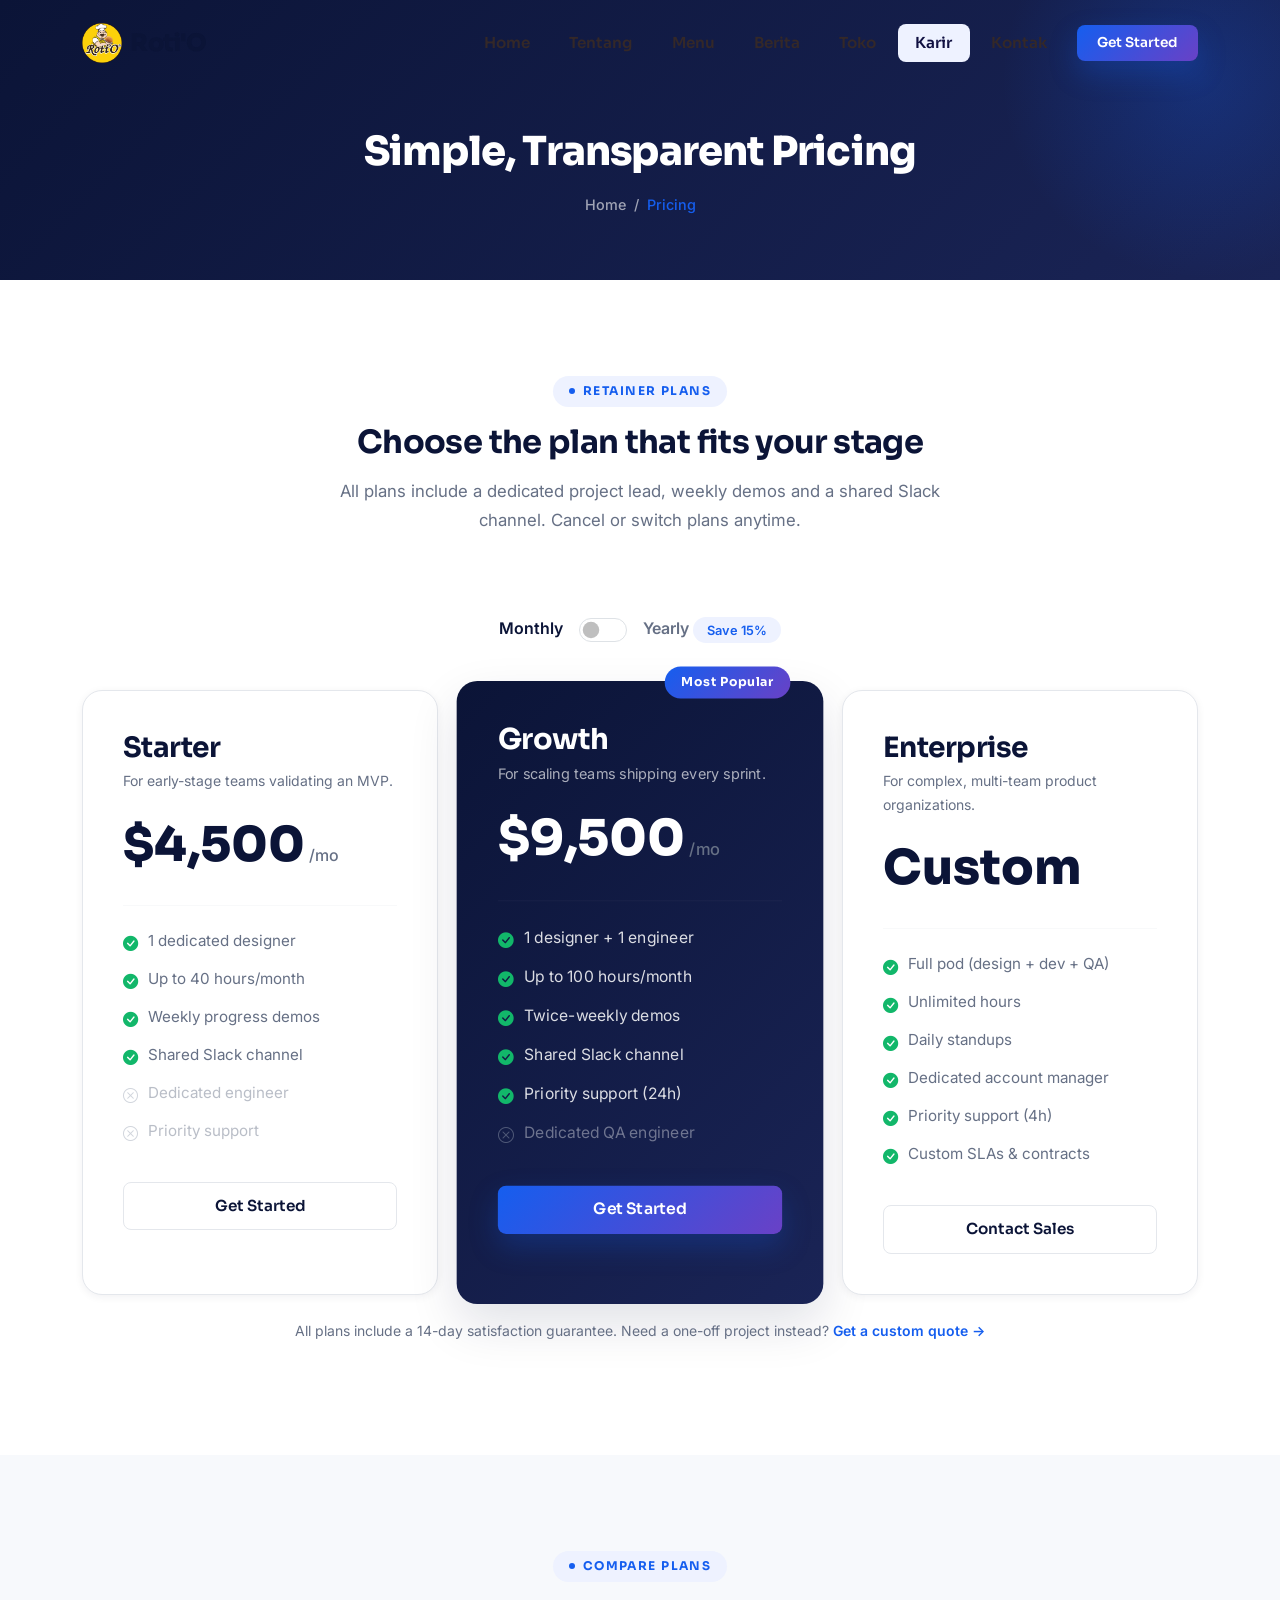
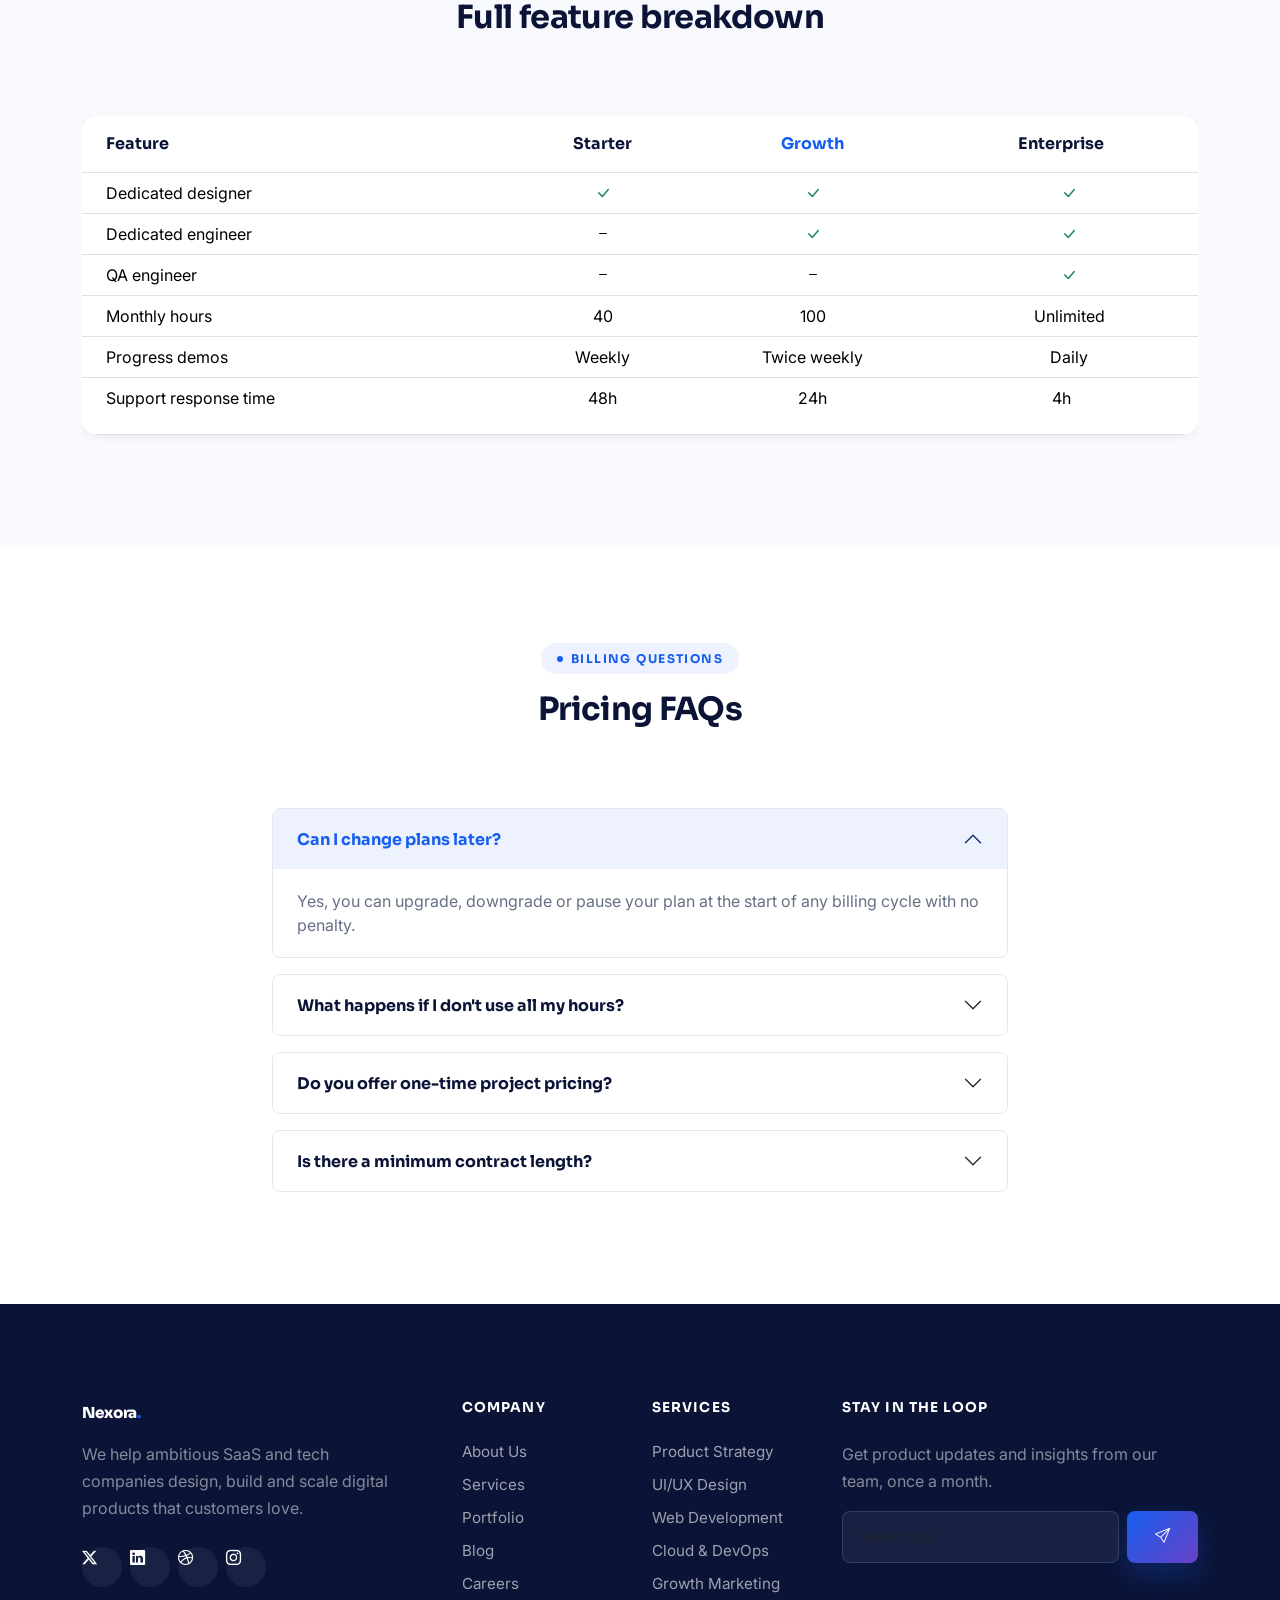
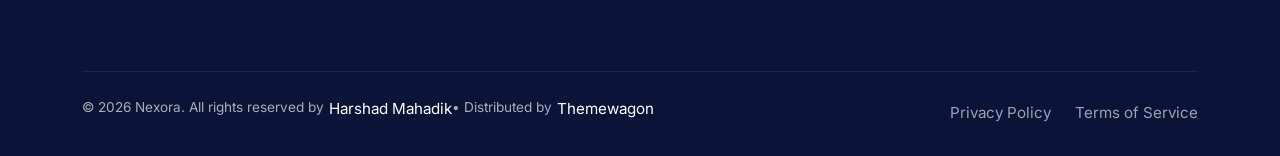
<file: frontend/career.html>
<!DOCTYPE html>
<html lang="en">
<head>
  <meta charset="UTF-8">
  <meta name="viewport" content="width=device-width, initial-scale=1.0">
  <title>Pricing — Nexora</title>
  <meta name="description" content="Simple, transparent pricing plans for Nexora's design and development services — from one-off sprints to full retainers.">
  <link rel="icon" type="image/svg+xml" href="data:image/svg+xml,%3Csvg xmlns='http://www.w3.org/2000/svg' viewBox='0 0 100 100'%3E%3Crect width='100' height='100' rx='22' fill='%23155EEF'/%3E%3Ctext x='50' y='68' font-size='58' font-family='Arial' font-weight='800' fill='white' text-anchor='middle'%3EN%3C/text%3E%3C/svg%3E">
  <link rel="preconnect" href="https://fonts.googleapis.com">
  <link rel="preconnect" href="https://fonts.gstatic.com" crossorigin>
  <link href="https://fonts.googleapis.com/css2?family=Inter:wght@400;500;600;700&family=Sora:wght@400;600;700;800&display=swap" rel="stylesheet">
  <link href="https://cdn.jsdelivr.net/npm/bootstrap@5.3.3/dist/css/bootstrap.min.css" rel="stylesheet">
  <link href="https://cdn.jsdelivr.net/npm/bootstrap-icons@1.11.3/font/bootstrap-icons.css" rel="stylesheet">
  <link href="css/custom.css" rel="stylesheet">
</head>
<body>

  <nav class="navbar navbar-expand-lg navbar-nexora fixed-top">
    <div class="container">
      <img src="assets/img/rotio1.png" alt="Logo Roti'O" class="logo-roti-o">
      <span class="navbar-brand navbar-brand-custom">Roti'O</span>
      <button class="navbar-toggler navbar-toggler-custom" type="button" data-bs-toggle="collapse" data-bs-target="#mainNav" aria-controls="mainNav" aria-expanded="false" aria-label="Toggle navigation">
        <span class="bar"></span><span class="bar"></span><span class="bar"></span>
      </button>
      <div class="collapse navbar-collapse" id="mainNav">
        <ul class="navbar-nav ms-auto align-items-lg-center gap-1 mt-3 mt-lg-0">
          <li class="nav-item"><a class="nav-link nav2 active"  href="index.html">Home</a></li>
          <li class="nav-item"><a class="nav-link nav2" href="about.html">Tentang</a></li>
          <li class="nav-item"><a class="nav-link nav2" href="menu.html">Menu</a></li>
          <li class="nav-item"><a class="nav-link nav2" href="news.html">Berita</a></li>
          <li class="nav-item"><a class="nav-link nav2" href="store.html">Toko</a></li>
          <li class="nav-item"><a class="nav-link nav2" href="career.html">Karir</a></li>
          <li class="nav-item"><a class="nav-link nav2" href="contact.html">Kontak</a></li>
          <li class="nav-item ms-lg-2 mt-2 mt-lg-0">
            <a href="contact.html" class="btn btn-primary btn-sm-custom w-100">Get Started</a>
          </li>
        </ul>
      </div>
    </div>
  </nav>

  <header class="page-header">
    <div class="container">
      <h1 class="mb-3">Simple, Transparent Pricing</h1>
      <div class="breadcrumb-custom">
        <a href="index.html">Home</a> <span>/</span> <span class="active">Pricing</span>
      </div>
    </div>
  </header>

  <!-- TOGGLE -->
  <section class="section pb-0">
    <div class="container">
      <div class="row section-header justify-content-center text-center">
        <div class="col-lg-7 reveal">
          <span class="eyebrow">Retainer plans</span>
          <h2 class="section-title">Choose the plan that fits your stage</h2>
          <p class="section-subtitle mx-auto">All plans include a dedicated project lead, weekly demos and a shared Slack channel. Cancel or switch plans anytime.</p>
        </div>
      </div>
      <div class="d-flex justify-content-center align-items-center gap-3 mb-5 reveal">
        <span class="fw-semibold text-navy" id="monthlyLabel">Monthly</span>
        <div class="form-check form-switch m-0">
          <input class="form-check-input" type="checkbox" role="switch" id="billingToggle" style="width:3em; height:1.5em; cursor:pointer;">
        </div>
        <span class="fw-semibold text-slate" id="yearlyLabel">Yearly <span class="badge-soft">Save 15%</span></span>
      </div>
    </div>
  </section>

  <!-- PRICING CARDS -->
  <section class="section pt-0">
    <div class="container">
      <div class="row g-4 align-items-stretch">
        <div class="col-lg-4 reveal">
          <div class="pricing-card">
            <h3 class="mb-1">Starter</h3>
            <p class="text-slate small mb-3">For early-stage teams validating an MVP.</p>
            <div class="price-wrap">
              <span class="price" data-monthly="4500" data-yearly="3825">$4,500</span>
              <span class="price-period">/mo</span>
            </div>
            <hr class="pricing-divider">
            <ul class="feature-list">
              <li><i class="bi bi-check-circle-fill"></i> 1 dedicated designer</li>
              <li><i class="bi bi-check-circle-fill"></i> Up to 40 hours/month</li>
              <li><i class="bi bi-check-circle-fill"></i> Weekly progress demos</li>
              <li><i class="bi bi-check-circle-fill"></i> Shared Slack channel</li>
              <li class="disabled"><i class="bi bi-x-circle"></i> Dedicated engineer</li>
              <li class="disabled"><i class="bi bi-x-circle"></i> Priority support</li>
            </ul>
            <a href="contact.html" class="btn btn-light-custom w-100 mt-4">Get Started</a>
          </div>
        </div>
        <div class="col-lg-4 reveal">
          <div class="pricing-card featured">
            <span class="pricing-badge">Most Popular</span>
            <h3 class="mb-1">Growth</h3>
            <p class="text-slate small mb-3">For scaling teams shipping every sprint.</p>
            <div class="price-wrap">
              <span class="price" data-monthly="9500" data-yearly="8075">$9,500</span>
              <span class="price-period">/mo</span>
            </div>
            <hr class="pricing-divider">
            <ul class="feature-list">
              <li><i class="bi bi-check-circle-fill"></i> 1 designer + 1 engineer</li>
              <li><i class="bi bi-check-circle-fill"></i> Up to 100 hours/month</li>
              <li><i class="bi bi-check-circle-fill"></i> Twice-weekly demos</li>
              <li><i class="bi bi-check-circle-fill"></i> Shared Slack channel</li>
              <li><i class="bi bi-check-circle-fill"></i> Priority support (24h)</li>
              <li class="disabled"><i class="bi bi-x-circle"></i> Dedicated QA engineer</li>
            </ul>
            <a href="contact.html" class="btn btn-primary w-100 mt-4">Get Started</a>
          </div>
        </div>
        <div class="col-lg-4 reveal">
          <div class="pricing-card">
            <h3 class="mb-1">Enterprise</h3>
            <p class="text-slate small mb-3">For complex, multi-team product organizations.</p>
            <div class="price-wrap">
              <span class="price">Custom</span>
            </div>
            <hr class="pricing-divider">
            <ul class="feature-list">
              <li><i class="bi bi-check-circle-fill"></i> Full pod (design + dev + QA)</li>
              <li><i class="bi bi-check-circle-fill"></i> Unlimited hours</li>
              <li><i class="bi bi-check-circle-fill"></i> Daily standups</li>
              <li><i class="bi bi-check-circle-fill"></i> Dedicated account manager</li>
              <li><i class="bi bi-check-circle-fill"></i> Priority support (4h)</li>
              <li><i class="bi bi-check-circle-fill"></i> Custom SLAs &amp; contracts</li>
            </ul>
            <a href="contact.html" class="btn btn-light-custom w-100 mt-4">Contact Sales</a>
          </div>
        </div>
      </div>
      <p class="text-center text-slate small mt-4 reveal">All plans include a 14-day satisfaction guarantee. Need a one-off project instead? <a href="contact.html" class="text-primary-custom fw-semibold">Get a custom quote →</a></p>
    </div>
  </section>

  <!-- COMPARISON TABLE -->
  <section class="section bg-soft">
    <div class="container">
      <div class="row section-header justify-content-center text-center">
        <div class="col-lg-7 reveal">
          <span class="eyebrow">Compare plans</span>
          <h2 class="section-title">Full feature breakdown</h2>
        </div>
      </div>
      <div class="table-responsive reveal">
        <table class="table align-middle bg-white rounded-4 overflow-hidden" style="box-shadow: var(--n-shadow-sm);">
          <thead>
            <tr class="text-center">
              <th class="text-start ps-4 py-3" style="font-family:var(--n-font-display); color:var(--n-navy);">Feature</th>
              <th class="py-3" style="font-family:var(--n-font-display); color:var(--n-navy);">Starter</th>
              <th class="py-3 text-primary-custom" style="font-family:var(--n-font-display);">Growth</th>
              <th class="py-3 pe-4" style="font-family:var(--n-font-display); color:var(--n-navy);">Enterprise</th>
            </tr>
          </thead>
          <tbody>
            <tr class="text-center">
              <td class="text-start ps-4">Dedicated designer</td>
              <td><i class="bi bi-check-lg text-success"></i></td>
              <td><i class="bi bi-check-lg text-success"></i></td>
              <td><i class="bi bi-check-lg text-success"></i></td>
            </tr>
            <tr class="text-center">
              <td class="text-start ps-4">Dedicated engineer</td>
              <td><i class="bi bi-dash text-slate-light"></i></td>
              <td><i class="bi bi-check-lg text-success"></i></td>
              <td><i class="bi bi-check-lg text-success"></i></td>
            </tr>
            <tr class="text-center">
              <td class="text-start ps-4">QA engineer</td>
              <td><i class="bi bi-dash text-slate-light"></i></td>
              <td><i class="bi bi-dash text-slate-light"></i></td>
              <td><i class="bi bi-check-lg text-success"></i></td>
            </tr>
            <tr class="text-center">
              <td class="text-start ps-4">Monthly hours</td>
              <td>40</td>
              <td>100</td>
              <td>Unlimited</td>
            </tr>
            <tr class="text-center">
              <td class="text-start ps-4">Progress demos</td>
              <td>Weekly</td>
              <td>Twice weekly</td>
              <td>Daily</td>
            </tr>
            <tr class="text-center">
              <td class="text-start ps-4 pb-4">Support response time</td>
              <td class="pb-4">48h</td>
              <td class="pb-4">24h</td>
              <td class="pb-4 pe-4">4h</td>
            </tr>
          </tbody>
        </table>
      </div>
    </div>
  </section>

  <!-- FAQ -->
  <section class="section">
    <div class="container">
      <div class="row section-header justify-content-center text-center">
        <div class="col-lg-7 reveal">
          <span class="eyebrow">Billing questions</span>
          <h2 class="section-title">Pricing FAQs</h2>
        </div>
      </div>
      <div class="row justify-content-center">
        <div class="col-lg-8 reveal">
          <div class="accordion accordion-custom" id="pricingFaq">
            <div class="accordion-item">
              <h2 class="accordion-header">
                <button class="accordion-button" type="button" data-bs-toggle="collapse" data-bs-target="#pfaq1">Can I change plans later?</button>
              </h2>
              <div id="pfaq1" class="accordion-collapse collapse show" data-bs-parent="#pricingFaq">
                <div class="accordion-body">Yes, you can upgrade, downgrade or pause your plan at the start of any billing cycle with no penalty.</div>
              </div>
            </div>
            <div class="accordion-item">
              <h2 class="accordion-header">
                <button class="accordion-button collapsed" type="button" data-bs-toggle="collapse" data-bs-target="#pfaq2">What happens if I don't use all my hours?</button>
              </h2>
              <div id="pfaq2" class="accordion-collapse collapse" data-bs-parent="#pricingFaq">
                <div class="accordion-body">Unused hours roll over to the following month, up to a maximum of 20% of your monthly allocation.</div>
              </div>
            </div>
            <div class="accordion-item">
              <h2 class="accordion-header">
                <button class="accordion-button collapsed" type="button" data-bs-toggle="collapse" data-bs-target="#pfaq3">Do you offer one-time project pricing?</button>
              </h2>
              <div id="pfaq3" class="accordion-collapse collapse" data-bs-parent="#pricingFaq">
                <div class="accordion-body">Yes — for clearly scoped projects we can provide a fixed quote. Reach out via the contact page for a custom estimate.</div>
              </div>
            </div>
            <div class="accordion-item">
              <h2 class="accordion-header">
                <button class="accordion-button collapsed" type="button" data-bs-toggle="collapse" data-bs-target="#pfaq4">Is there a minimum contract length?</button>
              </h2>
              <div id="pfaq4" class="accordion-collapse collapse" data-bs-parent="#pricingFaq">
                <div class="accordion-body">Retainer plans run month-to-month with no long-term lock-in. Enterprise plans may include custom terms.</div>
              </div>
            </div>
          </div>
        </div>
      </div>
    </div>
  </section>

  <footer class="footer-nexora">
    <div class="container">
      <div class="row gy-4">
        <div class="col-lg-4 col-md-6">
          <a class="navbar-brand-custom d-inline-block mb-3" href="index.html" style="color:#fff !important;">Nexora<span style="color:var(--n-primary)">.</span></a>
          <p class="text-white-50 mb-4" style="max-width:320px;">We help ambitious SaaS and tech companies design, build and scale digital products that customers love.</p>
          <div class="d-flex gap-2">
            <a href="#" class="social-icon"><i class="bi bi-twitter-x"></i></a>
            <a href="#" class="social-icon"><i class="bi bi-linkedin"></i></a>
            <a href="#" class="social-icon"><i class="bi bi-dribbble"></i></a>
            <a href="#" class="social-icon"><i class="bi bi-instagram"></i></a>
          </div>
        </div>
        <div class="col-lg-2 col-md-6 col-6">
          <h6>Company</h6>
          <a href="about.html">About Us</a>
          <a href="services.html">Services</a>
          <a href="portfolio.html">Portfolio</a>
          <a href="blog.html">Blog</a>
          <a href="contact.html">Careers</a>
        </div>
        <div class="col-lg-2 col-md-6 col-6">
          <h6>Services</h6>
          <a href="service-details.html">Product Strategy</a>
          <a href="service-details.html">UI/UX Design</a>
          <a href="service-details.html">Web Development</a>
          <a href="service-details.html">Cloud &amp; DevOps</a>
          <a href="service-details.html">Growth Marketing</a>
        </div>
        <div class="col-lg-4 col-md-6">
          <h6>Stay in the loop</h6>
          <p class="text-white-50 mb-3">Get product updates and insights from our team, once a month.</p>
          <form class="d-flex gap-2 needs-validation" novalidate>
            <input type="email" class="form-control" placeholder="Work email" required style="background:rgba(255,255,255,0.06); border-color:rgba(255,255,255,0.12); color:#fff;">
            <button class="btn btn-primary flex-shrink-0" type="submit"><i class="bi bi-send"></i></button>
          </form>
        </div>
      </div>
      <div class="footer-bottom d-flex flex-column flex-md-row justify-content-between align-items-center gap-2 text-center text-md-start">
        <p class="mb-0" style="display: flex;">&copy; 2026 Nexora. All rights reserved by <a target="_blank" href="https://github.com/HarshadMahadik" style="color: white;padding-left: 5px;"> Harshad Mahadik</a> &bull; Distributed by <a target="_blank" href="https://themewagon.com/" style="color: white;padding-left: 5px;">Themewagon</a></p>
        <div class="d-flex gap-4">
          <a href="#" class="mb-0">Privacy Policy</a>
          <a href="#" class="mb-0">Terms of Service</a>
        </div>
      </div>
    </div>
  </footer>

  <button class="back-to-top" aria-label="Back to top"><i class="bi bi-arrow-up"></i></button>

  <script src="https://cdn.jsdelivr.net/npm/bootstrap@5.3.3/dist/js/bootstrap.bundle.min.js"></script>
  <script src="js/main.js"></script>
  <script>
    // Monthly / Yearly pricing toggle
    const toggle = document.getElementById('billingToggle');
    const monthlyLabel = document.getElementById('monthlyLabel');
    const yearlyLabel = document.getElementById('yearlyLabel');
    const prices = document.querySelectorAll('.price[data-monthly]');

    toggle.addEventListener('change', function () {
      const yearly = this.checked;
      monthlyLabel.classList.toggle('text-slate', yearly);
      monthlyLabel.classList.toggle('fw-semibold', !yearly);
      yearlyLabel.classList.toggle('text-slate', !yearly);
      yearlyLabel.classList.toggle('text-navy', yearly);

      prices.forEach(price => {
        const val = yearly ? price.dataset.yearly : price.dataset.monthly;
        price.textContent = '$' + Number(val).toLocaleString();
      });
    });
  </script>
</body>
</html>
</file>
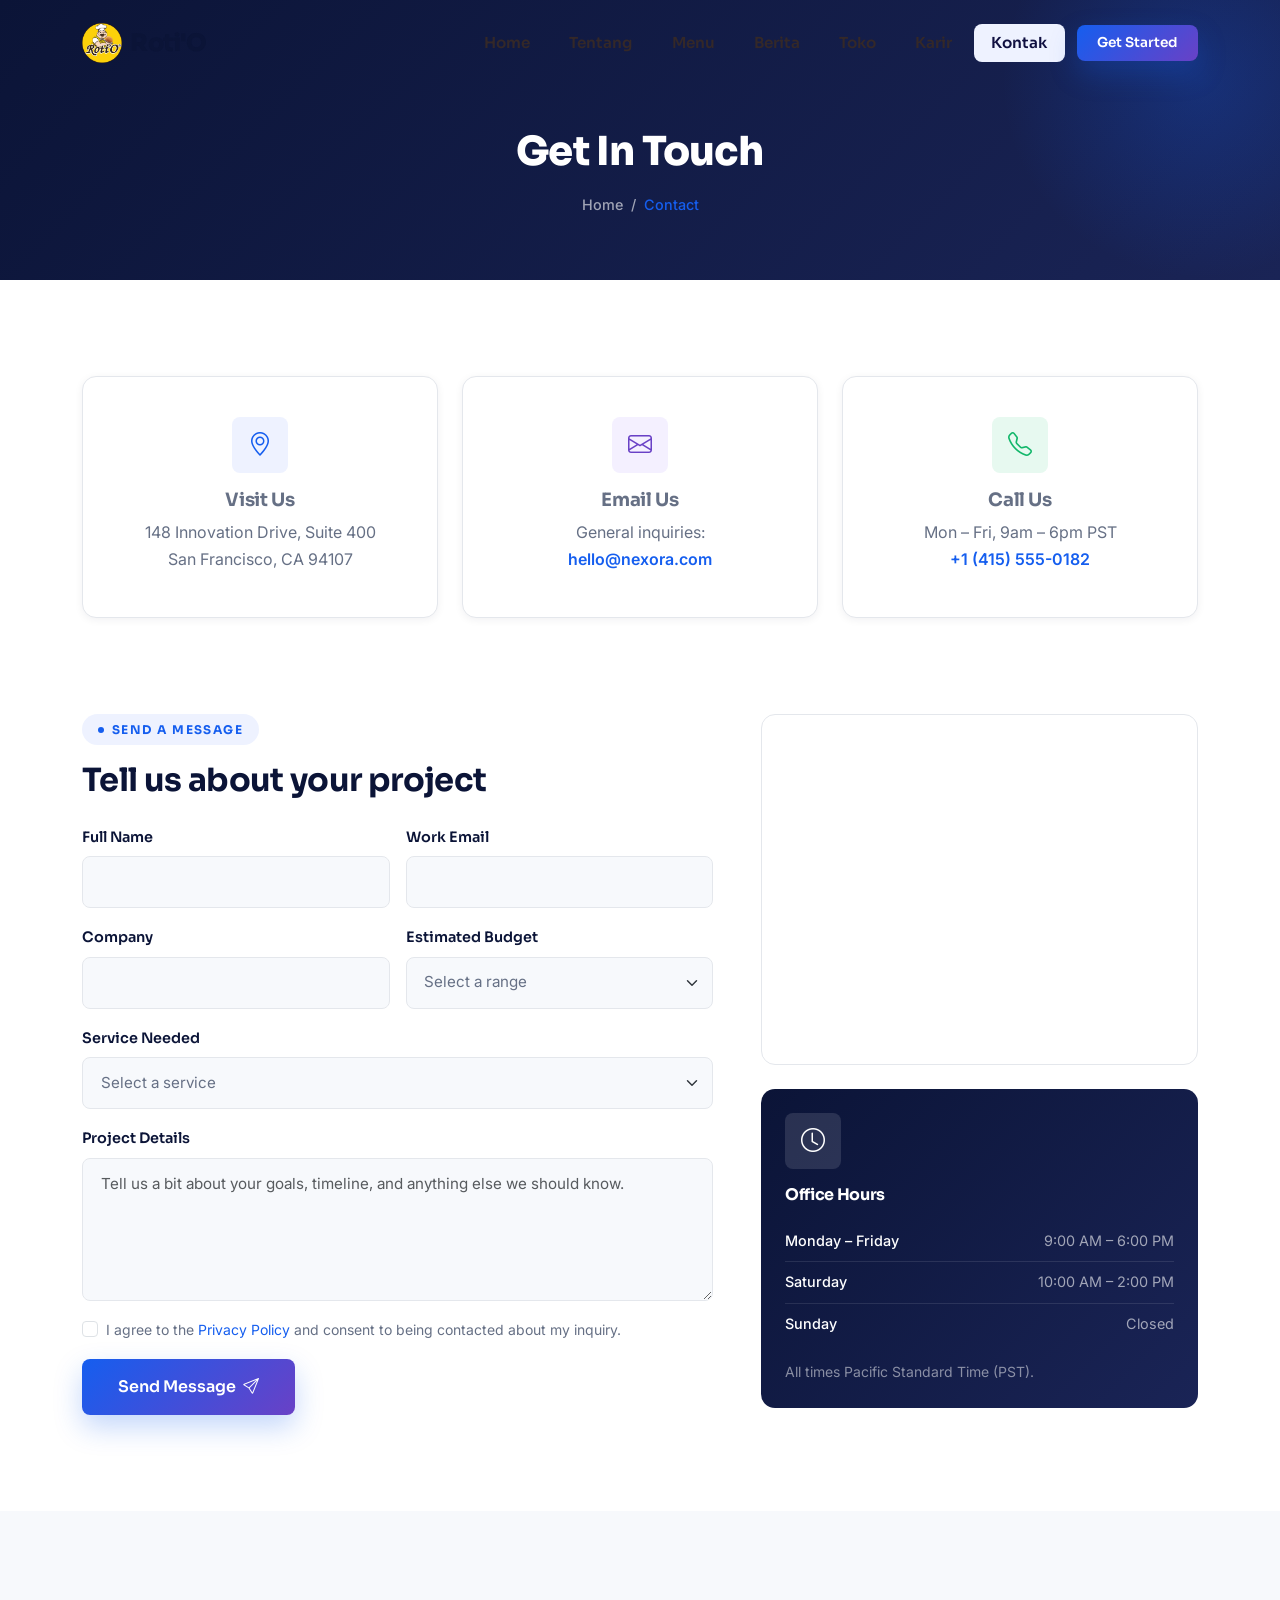
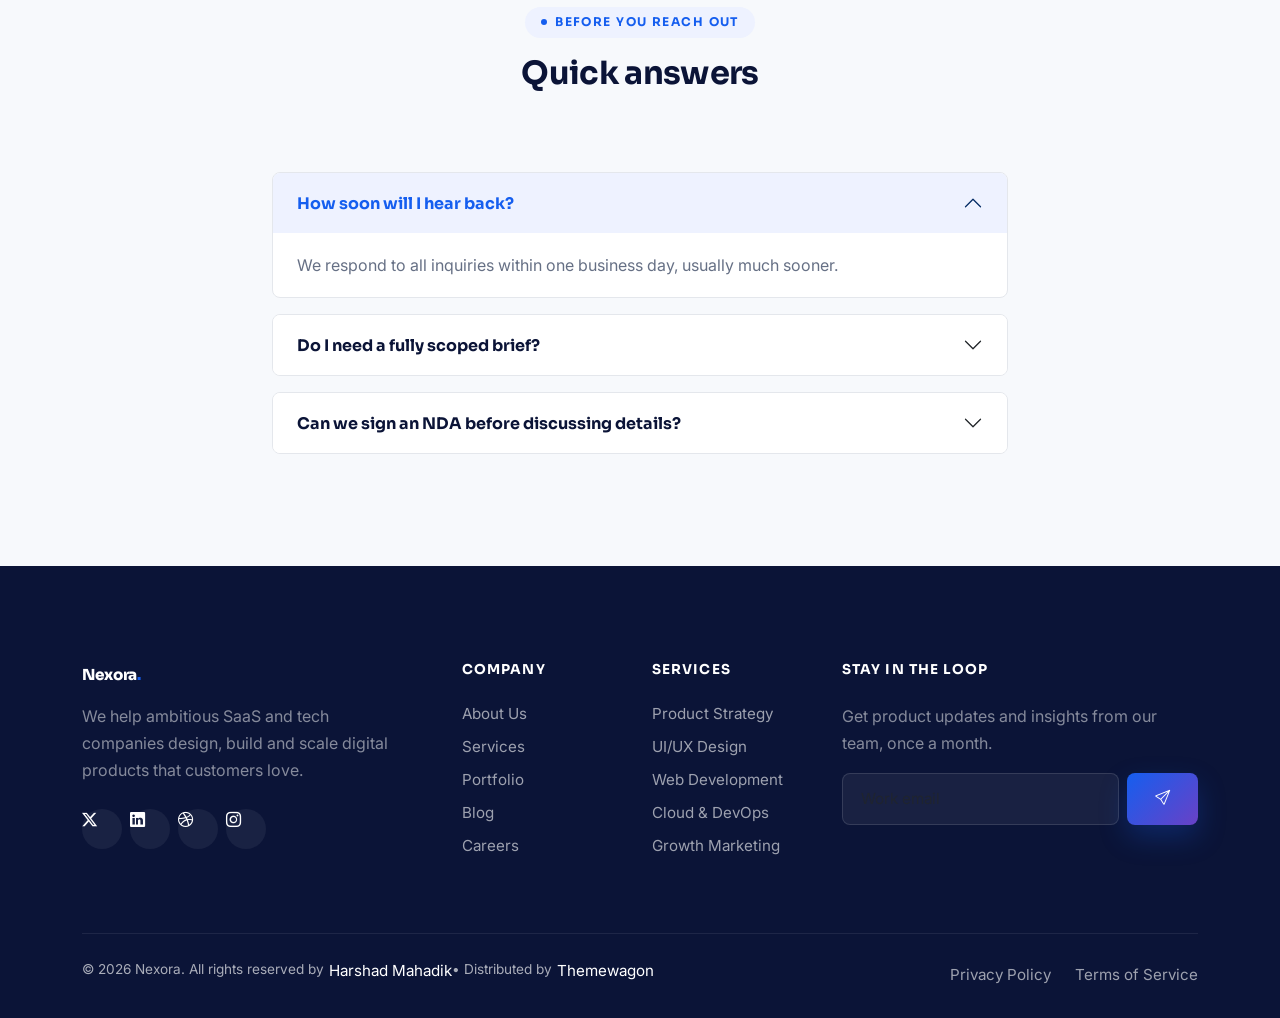
<file: frontend/contact.html>
<!DOCTYPE html>
<html lang="en">
<head>
  <meta charset="UTF-8">
  <meta name="viewport" content="width=device-width, initial-scale=1.0">
  <title>Contact Us — Nexora</title>
  <meta name="description" content="Get in touch with the Nexora team — start a project, ask a question, or book a free strategy call.">
  <link rel="icon" type="image/svg+xml" href="data:image/svg+xml,%3Csvg xmlns='http://www.w3.org/2000/svg' viewBox='0 0 100 100'%3E%3Crect width='100' height='100' rx='22' fill='%23155EEF'/%3E%3Ctext x='50' y='68' font-size='58' font-family='Arial' font-weight='800' fill='white' text-anchor='middle'%3EN%3C/text%3E%3C/svg%3E">
  <link rel="preconnect" href="https://fonts.googleapis.com">
  <link rel="preconnect" href="https://fonts.gstatic.com" crossorigin>
  <link href="https://fonts.googleapis.com/css2?family=Inter:wght@400;500;600;700&family=Sora:wght@400;600;700;800&display=swap" rel="stylesheet">
  <link href="https://cdn.jsdelivr.net/npm/bootstrap@5.3.3/dist/css/bootstrap.min.css" rel="stylesheet">
  <link href="https://cdn.jsdelivr.net/npm/bootstrap-icons@1.11.3/font/bootstrap-icons.css" rel="stylesheet">
  <link href="css/custom.css" rel="stylesheet">
</head>
<body>

  <nav class="navbar navbar-expand-lg navbar-nexora fixed-top">
    <div class="container">
      <img src="assets/img/rotio1.png" alt="Logo Roti'O" class="logo-roti-o">
      <span class="navbar-brand navbar-brand-custom">Roti'O</span>
      <button class="navbar-toggler navbar-toggler-custom" type="button" data-bs-toggle="collapse" data-bs-target="#mainNav" aria-controls="mainNav" aria-expanded="false" aria-label="Toggle navigation">
        <span class="bar"></span><span class="bar"></span><span class="bar"></span>
      </button>
      <div class="collapse navbar-collapse" id="mainNav">
        <ul class="navbar-nav ms-auto align-items-lg-center gap-1 mt-3 mt-lg-0">
          <li class="nav-item"><a class="nav-link nav2 active"  href="index.html">Home</a></li>
          <li class="nav-item"><a class="nav-link nav2" href="about.html">Tentang</a></li>
          <li class="nav-item"><a class="nav-link nav2" href="menu.html">Menu</a></li>
          <li class="nav-item"><a class="nav-link nav2" href="news.html">Berita</a></li>
          <li class="nav-item"><a class="nav-link nav2" href="store.html">Toko</a></li>
          <li class="nav-item"><a class="nav-link nav2" href="career.html">Karir</a></li>
          <li class="nav-item"><a class="nav-link nav2" href="contact.html">Kontak</a></li>
          <li class="nav-item ms-lg-2 mt-2 mt-lg-0">
            <a href="contact.html" class="btn btn-primary btn-sm-custom w-100">Get Started</a>
          </li>
        </ul>
      </div>
    </div>
  </nav>

  <header class="page-header">
    <div class="container">
      <h1 class="mb-3">Get In Touch</h1>
      <div class="breadcrumb-custom">
        <a href="index.html">Home</a> <span>/</span> <span class="active">Contact</span>
      </div>
    </div>
  </header>

  <!-- CONTACT INFO CARDS -->
  <section class="section pb-0">
    <div class="container">
      <div class="row g-4">
        <div class="col-md-4 reveal">
          <div class="card-premium text-center">
            <div class="icon-box icon-box-primary mx-auto mb-3"><i class="bi bi-geo-alt"></i></div>
            <h3 class="card-title">Visit Us</h3>
            <p class="mb-0">148 Innovation Drive, Suite 400<br>San Francisco, CA 94107</p>
          </div>
        </div>
        <div class="col-md-4 reveal">
          <div class="card-premium text-center">
            <div class="icon-box icon-box-secondary mx-auto mb-3"><i class="bi bi-envelope"></i></div>
            <h3 class="card-title">Email Us</h3>
            <p class="mb-1">General inquiries:<br><a href="mailto:hello@nexora.com" class="text-primary-custom fw-semibold text-decoration-none">hello@nexora.com</a></p>
          </div>
        </div>
        <div class="col-md-4 reveal">
          <div class="card-premium text-center">
            <div class="icon-box icon-box-success mx-auto mb-3"><i class="bi bi-telephone"></i></div>
            <h3 class="card-title">Call Us</h3>
            <p class="mb-0">Mon – Fri, 9am – 6pm PST<br><a href="tel:+14155550182" class="text-primary-custom fw-semibold text-decoration-none">+1 (415) 555-0182</a></p>
          </div>
        </div>
      </div>
    </div>
  </section>

  <!-- FORM + MAP -->
  <section class="section">
    <div class="container">
      <div class="row g-5 align-items-stretch">
        <div class="col-lg-7 reveal">
          <span class="eyebrow">Send a message</span>
          <h2 class="section-title mb-4">Tell us about your project</h2>
          <form class="needs-validation" novalidate>
            <div class="row g-3">
              <div class="col-md-6">
                <label class="form-label" for="fullName">Full Name</label>
                <input type="text" class="form-control" id="fullName" required>
                <div class="invalid-feedback">Please enter your name.</div>
              </div>
              <div class="col-md-6">
                <label class="form-label" for="workEmail">Work Email</label>
                <input type="email" class="form-control" id="workEmail" required>
                <div class="invalid-feedback">Please enter a valid email address.</div>
              </div>
              <div class="col-md-6">
                <label class="form-label" for="companyName">Company</label>
                <input type="text" class="form-control" id="companyName">
              </div>
              <div class="col-md-6">
                <label class="form-label" for="budget">Estimated Budget</label>
                <select class="form-select" id="budget" required>
                  <option value="" selected disabled>Select a range</option>
                  <option>Under $5,000</option>
                  <option>$5,000 – $15,000</option>
                  <option>$15,000 – $50,000</option>
                  <option>$50,000+</option>
                </select>
                <div class="invalid-feedback">Please select a budget range.</div>
              </div>
              <div class="col-12">
                <label class="form-label" for="service">Service Needed</label>
                <select class="form-select" id="service" required>
                  <option value="" selected disabled>Select a service</option>
                  <option>Product Strategy</option>
                  <option>UI/UX Design</option>
                  <option>Web Development</option>
                  <option>Cloud &amp; DevOps</option>
                  <option>Growth Marketing</option>
                  <option>Something else</option>
                </select>
                <div class="invalid-feedback">Please select a service.</div>
              </div>
              <div class="col-12">
                <label class="form-label" for="message">Project Details</label>
                <textarea class="form-control" id="message" rows="5" placeholder="Tell us a bit about your goals, timeline, and anything else we should know." required></textarea>
                <div class="invalid-feedback">Please share a few details about your project.</div>
              </div>
              <div class="col-12">
                <div class="form-check">
                  <input class="form-check-input" type="checkbox" id="agreeTerms" required>
                  <label class="form-check-label small text-slate" for="agreeTerms">
                    I agree to the <a href="#" class="text-primary-custom">Privacy Policy</a> and consent to being contacted about my inquiry.
                  </label>
                  <div class="invalid-feedback">You must agree before submitting.</div>
                </div>
              </div>
              <div class="col-12">
                <button type="submit" class="btn btn-primary btn-lg-custom">Send Message <i class="bi bi-send ms-1"></i></button>
              </div>
            </div>
          </form>
        </div>

        <div class="col-lg-5 reveal">
          <div class="map-frame mb-4">
            <iframe src="https://www.google.com/maps?q=San+Francisco&output=embed" loading="lazy" referrerpolicy="no-referrer-when-downgrade" title="Nexora office location map"></iframe>
          </div>
          <div class="widget bg-gradient-dark text-white border-0">
            <div class="icon-box icon-box-white mb-3"><i class="bi bi-clock"></i></div>
            <h5 class="text-white mb-3">Office Hours</h5>
            <ul class="widget-link-list" style="--n-border: rgba(255,255,255,0.1);">
              <li style="border-color: rgba(255,255,255,0.1); color:#fff;">Monday – Friday <span style="color:rgba(255,255,255,0.6);">9:00 AM – 6:00 PM</span></li>
              <li style="border-color: rgba(255,255,255,0.1); color:#fff;">Saturday <span style="color:rgba(255,255,255,0.6);">10:00 AM – 2:00 PM</span></li>
              <li style="border-color: rgba(255,255,255,0.1); color:#fff;">Sunday <span style="color:rgba(255,255,255,0.6);">Closed</span></li>
            </ul>
            <p class="text-white-50 small mt-3 mb-0">All times Pacific Standard Time (PST).</p>
          </div>
        </div>
      </div>
    </div>
  </section>

  <!-- FAQ -->
  <section class="section bg-soft">
    <div class="container">
      <div class="row section-header justify-content-center text-center">
        <div class="col-lg-7 reveal">
          <span class="eyebrow">Before you reach out</span>
          <h2 class="section-title">Quick answers</h2>
        </div>
      </div>
      <div class="row justify-content-center">
        <div class="col-lg-8 reveal">
          <div class="accordion accordion-custom" id="contactFaq">
            <div class="accordion-item">
              <h2 class="accordion-header">
                <button class="accordion-button" type="button" data-bs-toggle="collapse" data-bs-target="#cfaq1">How soon will I hear back?</button>
              </h2>
              <div id="cfaq1" class="accordion-collapse collapse show" data-bs-parent="#contactFaq">
                <div class="accordion-body">We respond to all inquiries within one business day, usually much sooner.</div>
              </div>
            </div>
            <div class="accordion-item">
              <h2 class="accordion-header">
                <button class="accordion-button collapsed" type="button" data-bs-toggle="collapse" data-bs-target="#cfaq2">Do I need a fully scoped brief?</button>
              </h2>
              <div id="cfaq2" class="accordion-collapse collapse" data-bs-parent="#contactFaq">
                <div class="accordion-body">Not at all — a rough idea is enough to start. We'll help you scope the rest during a free discovery call.</div>
              </div>
            </div>
            <div class="accordion-item">
              <h2 class="accordion-header">
                <button class="accordion-button collapsed" type="button" data-bs-toggle="collapse" data-bs-target="#cfaq3">Can we sign an NDA before discussing details?</button>
              </h2>
              <div id="cfaq3" class="accordion-collapse collapse" data-bs-parent="#contactFaq">
                <div class="accordion-body">Yes, we're happy to sign your NDA — just mention it in your message and we'll send it over before our first call.</div>
              </div>
            </div>
          </div>
        </div>
      </div>
    </div>
  </section>

  <footer class="footer-nexora">
    <div class="container">
      <div class="row gy-4">
        <div class="col-lg-4 col-md-6">
          <a class="navbar-brand-custom d-inline-block mb-3" href="index.html" style="color:#fff !important;">Nexora<span style="color:var(--n-primary)">.</span></a>
          <p class="text-white-50 mb-4" style="max-width:320px;">We help ambitious SaaS and tech companies design, build and scale digital products that customers love.</p>
          <div class="d-flex gap-2">
            <a href="#" class="social-icon"><i class="bi bi-twitter-x"></i></a>
            <a href="#" class="social-icon"><i class="bi bi-linkedin"></i></a>
            <a href="#" class="social-icon"><i class="bi bi-dribbble"></i></a>
            <a href="#" class="social-icon"><i class="bi bi-instagram"></i></a>
          </div>
        </div>
        <div class="col-lg-2 col-md-6 col-6">
          <h6>Company</h6>
          <a href="about.html">About Us</a>
          <a href="services.html">Services</a>
          <a href="portfolio.html">Portfolio</a>
          <a href="blog.html">Blog</a>
          <a href="contact.html">Careers</a>
        </div>
        <div class="col-lg-2 col-md-6 col-6">
          <h6>Services</h6>
          <a href="service-details.html">Product Strategy</a>
          <a href="service-details.html">UI/UX Design</a>
          <a href="service-details.html">Web Development</a>
          <a href="service-details.html">Cloud &amp; DevOps</a>
          <a href="service-details.html">Growth Marketing</a>
        </div>
        <div class="col-lg-4 col-md-6">
          <h6>Stay in the loop</h6>
          <p class="text-white-50 mb-3">Get product updates and insights from our team, once a month.</p>
          <form class="d-flex gap-2 needs-validation" novalidate>
            <input type="email" class="form-control" placeholder="Work email" required style="background:rgba(255,255,255,0.06); border-color:rgba(255,255,255,0.12); color:#fff;">
            <button class="btn btn-primary flex-shrink-0" type="submit"><i class="bi bi-send"></i></button>
          </form>
        </div>
      </div>
      <div class="footer-bottom d-flex flex-column flex-md-row justify-content-between align-items-center gap-2 text-center text-md-start">
        <p class="mb-0" style="display: flex;">&copy; 2026 Nexora. All rights reserved by <a target="_blank" href="https://github.com/HarshadMahadik" style="color: white;padding-left: 5px;"> Harshad Mahadik</a> &bull; Distributed by <a target="_blank" href="https://themewagon.com/" style="color: white;padding-left: 5px;">Themewagon</a></p>
        <div class="d-flex gap-4">
          <a href="#" class="mb-0">Privacy Policy</a>
          <a href="#" class="mb-0">Terms of Service</a>
        </div>
      </div>
    </div>
  </footer>

  <button class="back-to-top" aria-label="Back to top"><i class="bi bi-arrow-up"></i></button>

  <script src="https://cdn.jsdelivr.net/npm/bootstrap@5.3.3/dist/js/bootstrap.bundle.min.js"></script>
  <script src="js/main.js"></script>
</body>
</html>
</file>
<file: frontend/css/custom.css>
/* =====================================================
   NEXORA — Premium Bootstrap 5 Business Theme
   Custom Design System (overrides + extensions)
   ===================================================== */

:root {
  /* Color system */
  --n-primary: #155EEF;
  --n-primary-dark: #0E3FB0;
  --n-secondary: #6941C6;
  --n-navy: #0B1437;
  --n-success: #12B76A;
  --n-slate: #667085;
  --n-slate-light: #98A2B3;
  --n-bg: #F7F9FC;
  --n-bg-alt: #EEF2FF;
  --n-border: #E4E7EC;
  --n-white: #FFFFFF;

  /* Gradients */
  --n-gradient-primary: linear-gradient(135deg, #155EEF 0%, #6941C6 100%);
  --n-gradient-soft: linear-gradient(135deg, #EEF2FF 0%, #F4F0FF 100%);
  --n-gradient-dark: linear-gradient(135deg, #0B1437 0%, #1A2456 100%);

  /* Typography */
  --n-font-display: 'Sora', sans-serif;
  --n-font-body: 'Inter', sans-serif;

  /* Spacing rhythm (8px base) */
  --n-space-xs: 0.5rem;
  --n-space-sm: 1rem;
  --n-space-md: 1.5rem;
  --n-space-lg: 2.5rem;
  --n-space-xl: 4rem;
  --n-space-2xl: 6rem;

  /* Radius */
  --n-radius-sm: 8px;
  --n-radius-md: 14px;
  --n-radius-lg: 20px;
  --n-radius-pill: 100px;

  /* Shadows */
  --n-shadow-sm: 0 2px 8px rgba(11, 20, 55, 0.06);
  --n-shadow-md: 0 8px 24px rgba(11, 20, 55, 0.08);
  --n-shadow-lg: 0 20px 48px rgba(11, 20, 55, 0.12);
  --n-shadow-primary: 0 12px 28px rgba(21, 94, 239, 0.25);

  /* Bootstrap overrides */
  --bs-primary: #155EEF;
  --bs-primary-rgb: 21, 94, 239;
  --bs-body-font-family: var(--n-font-body);
  --bs-body-color: var(--n-slate);
  --bs-body-bg: var(--n-white);
}

/* =====================================================
   BASE
   ===================================================== */
html { scroll-behavior: smooth; }

body {
  font-family: var(--n-font-body);
  color: var(--n-slate);
  background-color: var(--n-white);
  -webkit-font-smoothing: antialiased;
  overflow-x: hidden;
}

h1, h2, h3, h4, h5, h6,
.font-display {
  font-family: var(--n-font-display);
  color: var(--n-navy);
  font-weight: 700;
  letter-spacing: -0.02em;
}

h1 { font-weight: 800; }

p { line-height: 1.7; }

a { text-decoration: none; }

.text-primary-custom { color: var(--n-primary) !important; }
.text-slate { color: var(--n-slate) !important; }
.text-navy { color: var(--n-navy) !important; }
.bg-soft { background-color: var(--n-bg) !important; }
.bg-soft-alt { background: var(--n-gradient-soft) !important; }
.bg-navy { background-color: var(--n-navy) !important; }
.bg-gradient-primary { background: var(--n-gradient-primary) !important; }
.bg-gradient-dark { background: var(--n-gradient-dark) !important; }

/* Section spacing rhythm */
.section { padding-top: var(--n-space-2xl); padding-bottom: var(--n-space-2xl); }
.section-sm { padding-top: var(--n-space-xl); padding-bottom: var(--n-space-xl); }

@media (max-width: 767.98px) {
  .section { padding-top: var(--n-space-xl); padding-bottom: var(--n-space-xl); }
  .section-sm { padding-top: var(--n-space-lg); padding-bottom: var(--n-space-lg); }
}

/* Eyebrow label */
.eyebrow {
  display: inline-flex;
  align-items: center;
  gap: 0.5rem;
  font-family: var(--n-font-display);
  font-size: 0.75rem;
  font-weight: 700;
  letter-spacing: 0.12em;
  text-transform: uppercase;
  color: var(--n-primary);
  background: var(--n-bg-alt);
  padding: 0.4rem 1rem;
  border-radius: var(--n-radius-pill);
  margin-bottom: var(--n-space-sm);
}

.eyebrow::before {
  content: '';
  width: 6px;
  height: 6px;
  border-radius: 50%;
  background: var(--n-primary);
  display: inline-block;
}

.section-title { margin-bottom: var(--n-space-sm); }
.section-subtitle {
  font-size: 1.05rem;
  color: var(--n-slate);
  max-width: 620px;
}
.section-header { margin-bottom: var(--n-space-xl); }

/* =====================================================
   BUTTONS
   ===================================================== */
.btn {
  font-family: var(--n-font-display);
  font-weight: 600;
  border-radius: var(--n-radius-sm);
  padding: 0.75rem 1.75rem;
  font-size: 0.95rem;
  transition: all 0.25s ease;
  border-width: 1.5px;
}

.btn-primary {
  background: var(--n-gradient-primary);
  border: none;
  box-shadow: var(--n-shadow-primary);
  color: #fff;
}

.btn-primary:hover {
  transform: translateY(-2px);
  box-shadow: 0 16px 32px rgba(21, 94, 239, 0.32);
  color: #fff;
}

.btn-outline-primary {
  border-color: var(--n-primary);
  color: var(--n-primary);
  background: transparent;
}

.btn-outline-primary:hover {
  background: var(--n-primary);
  border-color: var(--n-primary);
  transform: translateY(-2px);
}

.btn-light-custom {
  background: #fff;
  color: var(--n-navy);
  border: 1.5px solid var(--n-border);
}

.btn-light-custom:hover {
  background: var(--n-bg);
  transform: translateY(-2px);
}

.btn-outline-white {
  border-color: rgba(255,255,255,0.4);
  color: #fff;
}

.btn-outline-white:hover {
  background: rgba(255,255,255,0.12);
  border-color: #fff;
  color: #fff;
}

.btn-lg-custom { padding: 1rem 2.25rem; font-size: 1rem; }
.btn-sm-custom { padding: 0.5rem 1.25rem; font-size: 0.85rem; }

/* =====================================================
   NAVBAR
   ===================================================== */
.navbar-nexora {
  padding: 1.25rem 0;
  transition: all 0.3s ease;
  background: rgba(255, 255, 255, 0.0);
}

.logo-roti-o { 
  width: 40px;
    height: 40px;
    object-fit: contain;
    margin-right: 8px;
}

.navbar-nexora.scrolled {
  padding: 0.75rem 0;
  background: rgba(255, 255, 255, 0.92);
  backdrop-filter: blur(12px);
  box-shadow: var(--n-shadow-sm);
}

.navbar-brand-custom {
  font-family: var(--n-font-display);
  font-weight: 800;
  font-size: 1.5rem;
  color: var(--n-navy) !important;
  letter-spacing: -0.02em;
  
}

.navbar-brand-custom span { color: var(--n-primary); }

.navbar-nexora .nav-link {
  font-family: var(--n-font-display);
  font-weight: 600;
  font-size: 0.95rem;
  color: rgb(52, 40, 40) !important;
  padding: 0.5rem 1.1rem !important;
  border-radius: var(--n-radius-sm);
  transition: all 0.2s ease;
}

.nav2{
  color: yellow !important;;
}
.navbar-nexora .nav-link:hover,
.navbar-nexora .nav-link.active {
  color: rgb(15, 15, 64) !important;
  background: var(--n-bg-alt);
}

.navbar-toggler-custom {
  border: none;
  width: 44px;
  height: 44px;
  border-radius: var(--n-radius-sm);
  background: var(--n-bg-alt);
  display: flex;
  align-items: center;
  justify-content: center;
  gap: 4px;
  flex-direction: column;
  padding: 0;
}

.navbar-toggler-custom .bar {
  width: 20px;
  height: 2px;
  background: var(--n-navy);
  border-radius: 2px;
  transition: all 0.3s ease;
}

.navbar-toggler-custom.active .bar:nth-child(1) {
  transform: translateY(6px) rotate(45deg);
}
.navbar-toggler-custom.active .bar:nth-child(2) { opacity: 0; }
.navbar-toggler-custom.active .bar:nth-child(3) {
  transform: translateY(-6px) rotate(-45deg);
}

/* =====================================================
   HERO
   ===================================================== */
.hero {
  position: relative;
  padding: 0;
  line-height: 0;
  background: var(--n-gradient-soft);
  overflow: hidden;
}

.hero::after {
  display: none;
}

.hero .hero-carousel {
  position: relative;
  z-index: 2;
  width: 100%;
  margin: 0;
  padding: 0;
}

.hero .hero-carousel .carousel-item img {
  display: block;
  width: 100%;
  height: auto;
  object-fit: cover;
}

/* (opsional) dekorasi lingkaran tetap di belakang gambar */
.hero::before {
  content: '';
  position: absolute;
  top: -150px;
  right: -150px;
  width: 500px;
  height: 500px;
  border-radius: 50%;
  background: radial-gradient(circle, rgba(105,65,198,0.14) 0%, rgba(21,94,239,0.06) 60%, transparent 100%);
  z-index: 0;
}

.hero::after {
  content: '';
  position: absolute;
  bottom: -200px;
  left: -150px;
  width: 450px;
  height: 450px;
  border-radius: 50%;
  background: radial-gradient(circle, rgba(21,94,239,0.10) 0%, transparent 70%);
  z-index: 0;
}

.hero-content { position: relative; z-index: 2; }
.hero h1 { font-size: 3.25rem; line-height: 1.15; }

@media (max-width: 991.98px) {
  .hero { padding-top: 4.5rem; text-align: center; }
  .hero h1 { font-size: 2.4rem; }
}

@media (max-width: 575.98px) {
  .hero h1 { font-size: 2rem; }
}

.hero::before {
  content: '';
  position: absolute;
  top: -150px;
  right: -150px;
  width: 500px;
  height: 500px;
  border-radius: 50%;
  background: radial-gradient(circle, rgba(105,65,198,0.14) 0%, rgba(21,94,239,0.06) 60%, transparent 100%);
  z-index: 0;
}

.hero::after {
  content: '';
  position: absolute;
  bottom: -200px;
  left: -150px;
  width: 450px;
  height: 450px;
  border-radius: 50%;
  background: radial-gradient(circle, rgba(21,94,239,0.10) 0%, transparent 70%);
  z-index: 0;
}

.hero-content { position: relative; z-index: 2; }

.hero h1 { font-size: 3.25rem; line-height: 1.15; }

@media (max-width: 991.98px) {
  .hero { padding-top: 7rem; text-align: center; }
  .hero h1 { font-size: 2.4rem; }
}

@media (max-width: 575.98px) {
  .hero h1 { font-size: 2rem; }
}

/* =====================================================
   PROMO BERLANGSUNG
   ===================================================== */
.promo-carousel {
  border-radius: 24px;
  overflow: hidden;                 /* ini yang membuat sudut benar-benar rounded */
  box-shadow: 0 12px 32px rgba(15, 23, 42, 0.12);
}

.promo-carousel .carousel-item img {
  width: 100%;
  height: auto;             /* lebih tinggi dari sebelumnya, teks di tepi tidak banyak terpotong */
  display: block;                /* wrapper yang membulatkan */
}


/* Hero visual / dashboard mock card */
.hero-visual {
  position: relative;
  z-index: 1;
}

.hero-mock-card {
  background: #fff;
  border-radius: var(--n-radius-lg);
  box-shadow: var(--n-shadow-lg);
  padding: var(--n-space-md);
  border: 1px solid var(--n-border);
  position: relative;
}

.hero-mock-card .mock-bar {
  height: 10px;
  border-radius: var(--n-radius-pill);
  background: var(--n-bg-alt);
  margin-bottom: 0.75rem;
}

.hero-float-badge {
  position: absolute;
  background: #fff;
  border-radius: var(--n-radius-md);
  box-shadow: var(--n-shadow-md);
  padding: 0.9rem 1.25rem;
  display: flex;
  align-items: center;
  gap: 0.75rem;
  font-family: var(--n-font-display);
  font-weight: 700;
  font-size: 0.9rem;
  color: var(--n-navy);
  z-index: 3;
}

.hero-float-badge.badge-1 { top: -1.5rem; left: -1.5rem; }
.hero-float-badge.badge-2 { bottom: -1.5rem; right: -1.5rem; }

.hero-float-badge .icon-box {
  width: 36px;
  height: 36px;
  border-radius: 10px;
  display: flex;
  align-items: center;
  justify-content: center;
  flex-shrink: 0;
}

@media (max-width: 767.98px) {
  .hero-float-badge { padding: 0.6rem 0.9rem; font-size: 0.75rem; }
  .hero-float-badge.badge-1 { top: -1rem; left: -0.5rem; }
  .hero-float-badge.badge-2 { bottom: -1rem; right: -0.5rem; }
}

/* Stats strip */
.stats-strip {
  border-top: 1px solid var(--n-border);
  border-bottom: 1px solid var(--n-border);
}

.stat-item .stat-number {
  font-family: var(--n-font-display);
  font-size: 2.25rem;
  font-weight: 800;
  color: var(--n-navy);
}

.stat-item .stat-label {
  font-size: 0.9rem;
  color: var(--n-slate);
  font-weight: 500;
}

/* =====================================================
   ICON BOXES
   ===================================================== */
.icon-box {
  width: 56px;
  height: 56px;
  border-radius: var(--n-radius-sm);
  display: flex;
  align-items: center;
  justify-content: center;
  font-size: 1.5rem;
  flex-shrink: 0;
}

.icon-box-primary { background: var(--n-bg-alt); color: var(--n-primary); }
.icon-box-secondary { background: #F4F0FF; color: var(--n-secondary); }
.icon-box-success { background: #E7F9F0; color: var(--n-success); }

.icon-box-lg { width: 72px; height: 72px; font-size: 2rem; border-radius: var(--n-radius-md); }

.icon-box-white {
  background: rgba(255,255,255,0.12);
  color: #fff;
}

/* =====================================================
   CARDS — premium card system
   ===================================================== */
.card-premium {
  background: #fff;
  border: 1px solid var(--n-border);
  border-radius: var(--n-radius-md);
  box-shadow: var(--n-shadow-sm);
  transition: all 0.3s ease;
  padding: var(--n-space-lg);
  height: 100%;
}

.card-premium:hover {
  box-shadow: var(--n-shadow-md);
  transform: translateY(-6px);
  border-color: transparent;
}

.card-premium .card-title {
  font-size: 1.15rem;
  margin-bottom: 0.5rem;
}

.card-link-arrow {
  font-family: var(--n-font-display);
  font-weight: 700;
  font-size: 0.9rem;
  color: var(--n-primary);
  display: inline-flex;
  align-items: center;
  gap: 0.4rem;
  transition: gap 0.2s ease;
}

.card-link-arrow:hover { gap: 0.7rem; color: var(--n-primary-dark); }

/* Pricing card */
.pricing-card {
  background: #fff;
  border: 1px solid var(--n-border);
  border-radius: var(--n-radius-lg);
  padding: var(--n-space-lg);
  box-shadow: var(--n-shadow-sm);
  transition: all 0.3s ease;
  height: 100%;
  position: relative;
}

.pricing-card:hover { box-shadow: var(--n-shadow-md); transform: translateY(-6px); }

.pricing-card.featured {
  background: var(--n-gradient-dark);
  border: none;
  color: #fff;
  box-shadow: var(--n-shadow-lg);
  transform: scale(1.03);
}

.pricing-card.featured .price, .pricing-card.featured h3 { color: #fff; }
.pricing-card.featured .text-slate { color: rgba(255,255,255,0.65) !important; }
.pricing-card.featured ul li { color: rgba(255,255,255,0.85); }
.pricing-card.featured .pricing-divider { border-color: rgba(255,255,255,0.12); }

@media (max-width: 991.98px) {
  .pricing-card.featured { transform: none; }
}

.pricing-badge {
  position: absolute;
  top: -14px;
  right: 2rem;
  background: var(--n-gradient-primary);
  color: #fff;
  font-family: var(--n-font-display);
  font-weight: 700;
  font-size: 0.75rem;
  padding: 0.4rem 1rem;
  border-radius: var(--n-radius-pill);
  letter-spacing: 0.05em;
}

.price {
  font-family: var(--n-font-display);
  font-size: 3rem;
  font-weight: 800;
  color: var(--n-navy);
}

.price-period { font-size: 1rem; font-weight: 500; color: var(--n-slate); }

.pricing-divider { border-color: var(--n-border); margin: var(--n-space-md) 0; }

.feature-list { list-style: none; padding: 0; margin: 0; }
.feature-list li {
  display: flex;
  align-items: flex-start;
  gap: 0.65rem;
  margin-bottom: 0.75rem;
  font-size: 0.95rem;
  color: var(--n-slate);
}

.feature-list li i { color: var(--n-success); margin-top: 0.2rem; flex-shrink: 0; }
.feature-list li.disabled { opacity: 0.45; }
.feature-list li.disabled i { color: var(--n-slate-light); }

/* Blog cards */
.blog-card-img {
  border-radius: var(--n-radius-md) var(--n-radius-md) 0 0;
  overflow: hidden;
  aspect-ratio: 16/10;
}

.blog-card-img img { transition: transform 0.4s ease; width: 100%; height: 100%; object-fit: cover; }
.card-premium:hover .blog-card-img img { transform: scale(1.06); }

.blog-card-body { padding: var(--n-space-md) var(--n-space-md) 0; }

.tag-pill {
  display: inline-block;
  font-family: var(--n-font-display);
  font-size: 0.7rem;
  font-weight: 700;
  letter-spacing: 0.06em;
  text-transform: uppercase;
  color: var(--n-primary);
  background: var(--n-bg-alt);
  padding: 0.3rem 0.8rem;
  border-radius: var(--n-radius-pill);
  margin-bottom: 0.75rem;
}

.meta-row {
  display: flex;
  align-items: center;
  gap: 1rem;
  font-size: 0.85rem;
  color: var(--n-slate-light);
  margin-top: 1rem;
  padding-top: 1rem;
  border-top: 1px solid var(--n-border);
}

/* Portfolio card */
.portfolio-card {
  position: relative;
  border-radius: var(--n-radius-md);
  overflow: hidden;
  box-shadow: var(--n-shadow-sm);
  aspect-ratio: 4/3;
}

.portfolio-card img { width: 100%; height: 100%; object-fit: cover; transition: transform 0.5s ease; }

.portfolio-overlay {
  position: absolute;
  inset: 0;
  background: linear-gradient(180deg, rgba(11,20,55,0) 30%, rgba(11,20,55,0.88) 100%);
  display: flex;
  flex-direction: column;
  justify-content: flex-end;
  padding: var(--n-space-md);
  opacity: 0;
  transition: opacity 0.35s ease;
}

.portfolio-card:hover .portfolio-overlay { opacity: 1; }
.portfolio-card:hover img { transform: scale(1.08); }

.portfolio-overlay h5 { color: #fff; margin-bottom: 0.25rem; }
.portfolio-overlay span { color: rgba(255,255,255,0.7); font-size: 0.85rem; }

/* Testimonial card */
.testimonial-card {
  background: #fff;
  border-radius: var(--n-radius-md);
  box-shadow: var(--n-shadow-sm);
  border: 1px solid var(--n-border);
  padding: var(--n-space-lg);
  height: 100%;
}

.testimonial-card .stars { color: #FFB400; letter-spacing: 0.15em; font-size: 0.9rem; margin-bottom: 1rem; }

.testimonial-author {
  display: flex;
  align-items: center;
  gap: 0.85rem;
  margin-top: var(--n-space-md);
}

.testimonial-author img {
  width: 48px; height: 48px; border-radius: 50%; object-fit: cover;
}

.testimonial-author .name { font-family: var(--n-font-display); font-weight: 700; color: var(--n-navy); font-size: 0.95rem; }
.testimonial-author .role { font-size: 0.8rem; color: var(--n-slate-light); }

/* Process steps (numbered — real sequence) */
.process-step {
  position: relative;
  padding-left: 0;
}

.process-number {
  font-family: var(--n-font-display);
  font-size: 3rem;
  font-weight: 800;
  background: var(--n-gradient-primary);
  -webkit-background-clip: text;
  background-clip: text;
  -webkit-text-fill-color: transparent;
  color: transparent;
  line-height: 1;
  margin-bottom: 1rem;
  display: block;
}

/* Logo cloud */
.logo-cloud-item {
  display: flex;
  align-items: center;
  justify-content: center;
  font-family: var(--n-font-display);
  font-weight: 800;
  font-size: 1.25rem;
  color: var(--n-slate-light);
  opacity: 0.7;
  transition: opacity 0.2s ease;
}

.logo-cloud-item:hover { opacity: 1; color: var(--n-navy); }

/* =====================================================
   FORMS
   ===================================================== */
.form-control,
.form-select {
  border: 1.5px solid var(--n-border);
  border-radius: var(--n-radius-sm);
  padding: 0.85rem 1.1rem;
  font-size: 0.95rem;
  background-color: var(--n-bg);
  transition: all 0.2s ease;
}

.form-control:focus,
.form-select:focus {
  border-color: var(--n-primary);
  box-shadow: 0 0 0 4px rgba(21, 94, 239, 0.1);
  background-color: #fff;
}

.form-label {
  font-family: var(--n-font-display);
  font-weight: 600;
  font-size: 0.9rem;
  color: var(--n-navy);
  margin-bottom: 0.5rem;
}

.form-control.is-invalid, .form-select.is-invalid { border-color: #DC3545; }
.form-control.is-valid, .form-select.is-valid { border-color: var(--n-success); }

/* Newsletter / CTA section */
.cta-section {
  background: var(--n-gradient-dark);
  border-radius: var(--n-radius-lg);
  padding: var(--n-space-2xl) var(--n-space-lg);
  position: relative;
  overflow: hidden;
}

.cta-section::before {
  content: '';
  position: absolute;
  top: -100px;
  right: -100px;
  width: 350px;
  height: 350px;
  border-radius: 50%;
  background: radial-gradient(circle, rgba(21,94,239,0.25) 0%, transparent 70%);
}

.cta-section h2, .cta-section p { color: #fff; position: relative; z-index: 1; }
.cta-section p { color: rgba(255,255,255,0.7); }

/* =====================================================
   FOOTER
   ===================================================== */
.footer-nexora {
  background: var(--n-navy);
  color: rgba(255,255,255,0.65);
  padding-top: var(--n-space-2xl);
}

.footer-nexora h6 {
  color: #fff;
  font-size: 0.85rem;
  letter-spacing: 0.08em;
  text-transform: uppercase;
  margin-bottom: var(--n-space-md);
}

.footer-nexora a {
  color: rgba(255,255,255,0.6);
  transition: color 0.2s ease;
  display: block;
  margin-bottom: 0.65rem;
  font-size: 0.95rem;
}

.footer-nexora a:hover { color: #fff; }

.footer-bottom {
  border-top: 1px solid rgba(255,255,255,0.08);
  margin-top: var(--n-space-xl);
  padding: var(--n-space-md) 0;
  font-size: 0.85rem;
}

.social-icon {
  width: 40px;
  height: 40px;
  border-radius: 50%;
  background: rgba(255,255,255,0.06);
  display: flex;
  align-items: center;
  justify-content: center;
  color: #fff !important;
  transition: all 0.2s ease;
  margin-bottom: 0 !important;
}

.social-icon:hover { background: var(--n-primary); transform: translateY(-3px); }

/* =====================================================
   PAGE HEADER (sub-pages)
   ===================================================== */
.page-header {
  background: var(--n-gradient-dark);
  padding: 8rem 0 4rem;
  position: relative;
  overflow: hidden;
  text-align: center;
}

.page-header::before {
  content: '';
  position: absolute;
  top: -120px;
  right: -120px;
  width: 400px;
  height: 400px;
  border-radius: 50%;
  background: radial-gradient(circle, rgba(21,94,239,0.25) 0%, transparent 70%);
}

.page-header h1 { color: #fff; }

.breadcrumb-custom {
  display: inline-flex;
  gap: 0.5rem;
  font-size: 0.9rem;
  color: rgba(255,255,255,0.6);
  font-weight: 500;
}

.breadcrumb-custom a { color: rgba(255,255,255,0.6); }
.breadcrumb-custom a:hover { color: #fff; }
.breadcrumb-custom .active { color: var(--n-primary); }

/* =====================================================
   SCROLL REVEAL (lightweight)
   ===================================================== */
.reveal {
  opacity: 0;
  transform: translateY(24px);
  transition: opacity 0.6s ease, transform 0.6s ease;
}

.reveal.is-visible {
  opacity: 1;
  transform: translateY(0);
}

@media (prefers-reduced-motion: reduce) {
  .reveal { opacity: 1; transform: none; transition: none; }
  .card-premium:hover, .pricing-card:hover, .btn:hover, .portfolio-card img { transform: none; }
}

/* =====================================================
   MISC UTILITIES
   ===================================================== */
.divider-line { height: 1px; background: var(--n-border); border: none; }

.rounded-img { border-radius: var(--n-radius-lg); }

.badge-soft {
  background: var(--n-bg-alt);
  color: var(--n-primary);
  font-weight: 600;
  padding: 0.35rem 0.85rem;
  border-radius: var(--n-radius-pill);
  font-size: 0.8rem;
}

.list-check {
  list-style: none;
  padding: 0;
}

.list-check li {
  display: flex;
  align-items: flex-start;
  gap: 0.75rem;
  margin-bottom: 0.85rem;
}

.list-check li i {
  color: var(--n-primary);
  background: var(--n-bg-alt);
  width: 24px;
  height: 24px;
  border-radius: 50%;
  display: flex;
  align-items: center;
  justify-content: center;
  font-size: 0.7rem;
  flex-shrink: 0;
  margin-top: 0.1rem;
}

/* Author / sidebar widgets (blog details) */
.widget {
  background: #fff;
  border: 1px solid var(--n-border);
  border-radius: var(--n-radius-md);
  padding: var(--n-space-md);
  margin-bottom: var(--n-space-md);
}

.widget h5 { font-size: 1rem; margin-bottom: var(--n-space-sm); }

.widget-link-list { list-style: none; padding: 0; margin: 0; }
.widget-link-list li {
  display: flex;
  justify-content: space-between;
  padding: 0.6rem 0;
  border-bottom: 1px solid var(--n-border);
  font-size: 0.9rem;
  color: var(--n-navy);
  font-weight: 500;
}
.widget-link-list li:last-child { border-bottom: none; }
.widget-link-list li span { color: var(--n-slate-light); font-weight: 400; }

/* FAQ accordion custom */
.accordion-custom .accordion-item {
  border: 1px solid var(--n-border);
  border-radius: var(--n-radius-sm) !important;
  margin-bottom: 1rem;
  overflow: hidden;
}

.accordion-custom .accordion-button {
  font-family: var(--n-font-display);
  font-weight: 700;
  color: var(--n-navy);
  background: #fff;
  padding: 1.25rem 1.5rem;
}

.accordion-custom .accordion-button:not(.collapsed) {
  color: var(--n-primary);
  background: var(--n-bg-alt);
  box-shadow: none;
}

.accordion-custom .accordion-button:focus { box-shadow: none; border-color: var(--n-border); }
.accordion-custom .accordion-body { padding: 1.25rem 1.5rem; color: var(--n-slate); }

/* Back to top */
.back-to-top {
  position: fixed;
  bottom: 2rem;
  right: 2rem;
  width: 48px;
  height: 48px;
  border-radius: 50%;
  background: var(--n-gradient-primary);
  color: #fff;
  display: flex;
  align-items: center;
  justify-content: center;
  box-shadow: var(--n-shadow-primary);
  opacity: 0;
  visibility: hidden;
  transform: translateY(10px);
  transition: all 0.3s ease;
  z-index: 999;
  border: none;
}

.back-to-top.show { opacity: 1; visibility: visible; transform: translateY(0); }

/* Contact map placeholder */
.map-frame {
  border-radius: var(--n-radius-md);
  overflow: hidden;
  border: 1px solid var(--n-border);
  height: 50%;
  min-height: 320px;
}

.map-frame iframe { width: 100%; height: 100%; min-height: 320px; border: 0; display: block; }

/* Service detail icon list */
.feature-grid-item {
  display: flex;
  gap: 1rem;
  padding: var(--n-space-md);
  background: var(--n-bg);
  border-radius: var(--n-radius-md);
  height: 100%;
}
</file>
